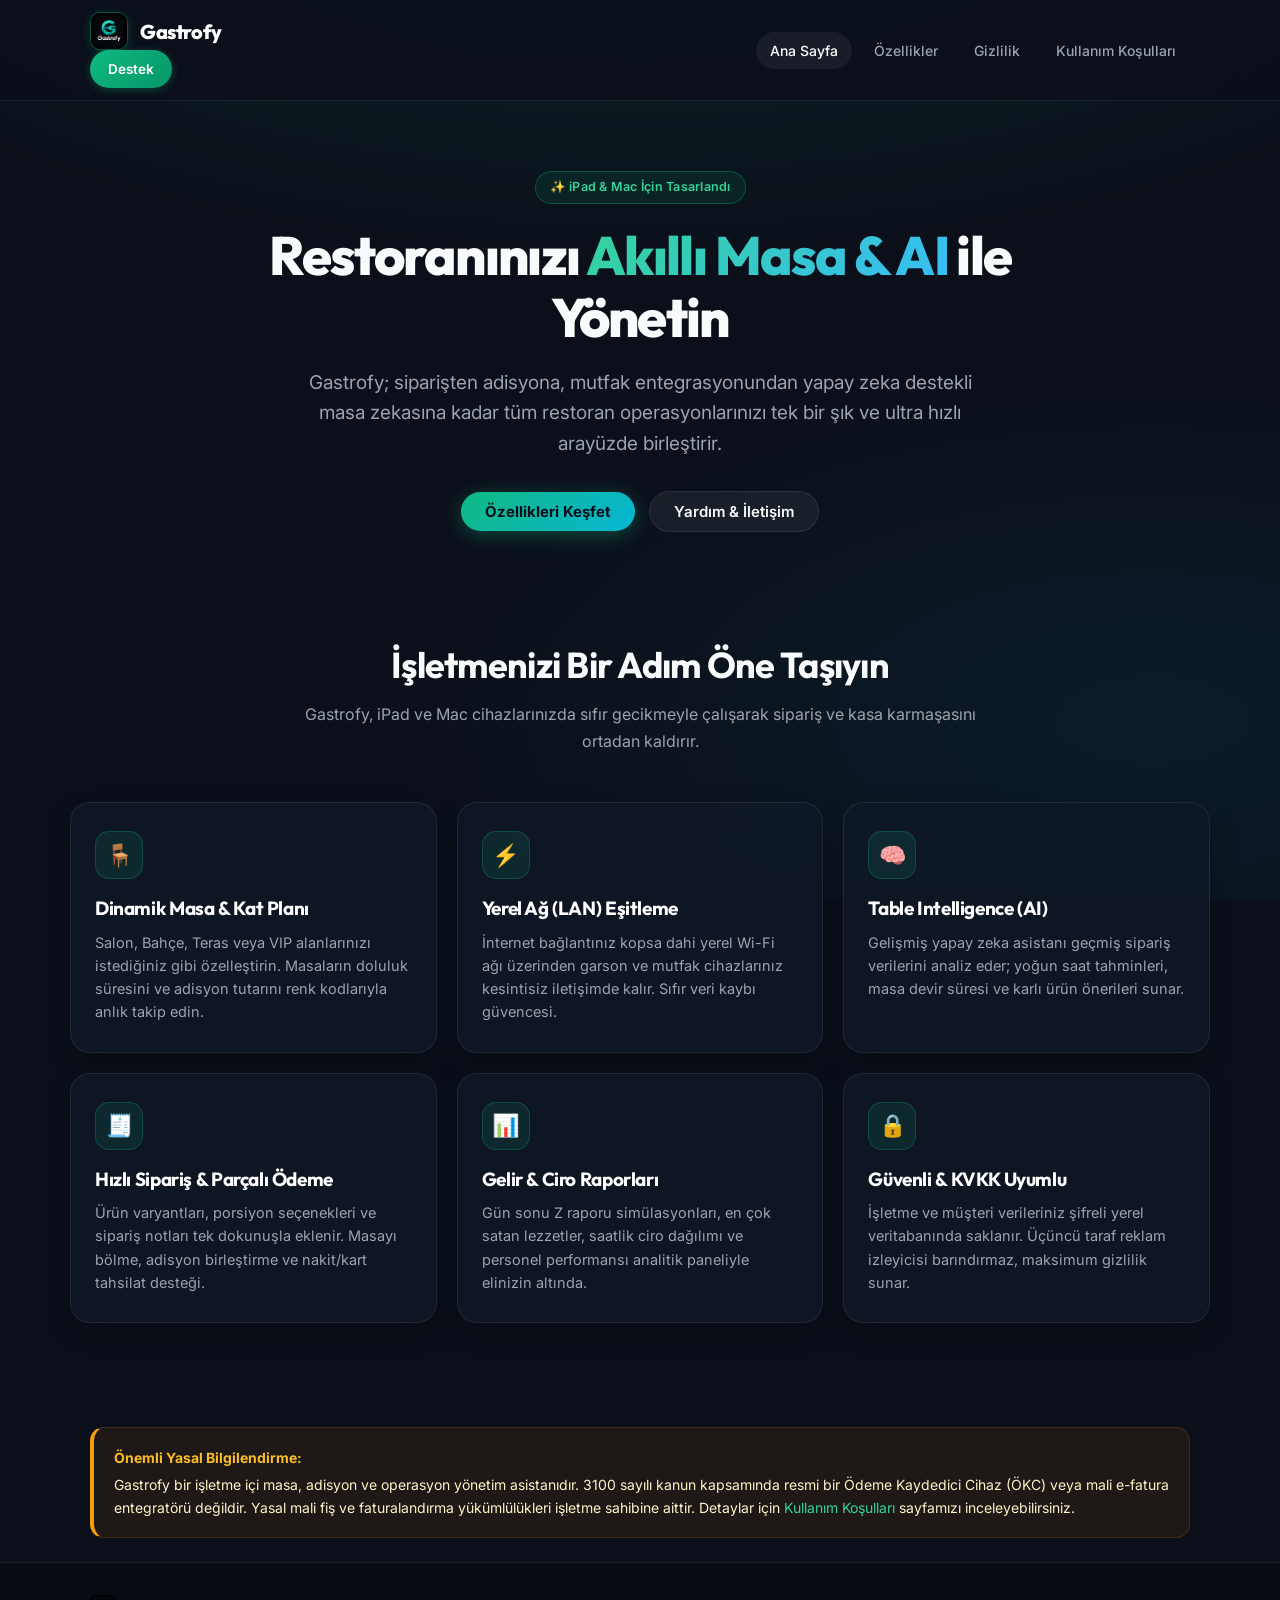
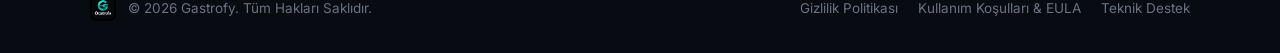
<file: docs/index.html>
<!DOCTYPE html>
<html lang="tr">
<head>
  <meta charset="UTF-8">
  <meta name="viewport" content="width=device-width, initial-scale=1.0, maximum-scale=5.0">
  <title>Gastrofy - Akıllı Restoran ve Masa Yönetim Sistemi</title>
  <meta name="description" content="Gastrofy, restoran ve kafeler için yeni nesil akıllı masa takibi, adisyon yönetimi, yerel ağ senkronizasyonu ve yapay zeka operasyon platformudur.">
  <link rel="stylesheet" href="style.css">
  <link rel="icon" type="image/png" href="gastrofy.png">
</head>
<body>

  <!-- Navigation -->
  <nav class="navbar">
    <div class="container nav-container">
      <div class="nav-top-row">
        <a href="index.html" class="nav-brand">
          <img src="gastrofy.png" alt="Gastrofy" class="brand-logo">
          <span class="brand-text">Gastrofy</span>
        </a>
        <a href="support.html" class="nav-btn">Destek</a>
      </div>
      <div class="nav-links">
        <a href="index.html" class="active">Ana Sayfa</a>
        <a href="#features">Özellikler</a>
        <a href="privacy.html">Gizlilik</a>
        <a href="terms.html">Kullanım Koşulları</a>
      </div>
    </div>
  </nav>

  <!-- Hero Section -->
  <header class="hero">
    <div class="container hero-content">
      <div class="badge">✨ iPad & Mac İçin Tasarlandı</div>
      <h1 class="hero-title">Restoranınızı <span class="gradient-text">Akıllı Masa & AI</span> ile Yönetin</h1>
      <p class="hero-subtitle">
        Gastrofy; siparişten adisyona, mutfak entegrasyonundan yapay zeka destekli masa zekasına kadar tüm restoran operasyonlarınızı tek bir şık ve ultra hızlı arayüzde birleştirir.
      </p>
      <div class="hero-actions">
        <a href="#features" class="btn btn-primary">Özellikleri Keşfet</a>
        <a href="support.html" class="btn btn-secondary">Yardım & İletişim</a>
      </div>
    </div>
  </header>

  <!-- Main Content -->
  <main>
    <!-- Features Grid -->
    <section id="features" class="container features-section">
      <div class="section-header">
        <h2 class="section-title">İşletmenizi Bir Adım Öne Taşıyın</h2>
        <p class="section-desc">Gastrofy, iPad ve Mac cihazlarınızda sıfır gecikmeyle çalışarak sipariş ve kasa karmaşasını ortadan kaldırır.</p>
      </div>

      <div class="grid grid-3">
        <div class="card">
          <div class="card-icon">🪑</div>
          <h3 class="card-title">Dinamik Masa & Kat Planı</h3>
          <p class="card-desc">Salon, Bahçe, Teras veya VIP alanlarınızı istediğiniz gibi özelleştirin. Masaların doluluk süresini ve adisyon tutarını renk kodlarıyla anlık takip edin.</p>
        </div>

        <div class="card">
          <div class="card-icon">⚡</div>
          <h3 class="card-title">Yerel Ağ (LAN) Eşitleme</h3>
          <p class="card-desc">İnternet bağlantınız kopsa dahi yerel Wi-Fi ağı üzerinden garson ve mutfak cihazlarınız kesintisiz iletişimde kalır. Sıfır veri kaybı güvencesi.</p>
        </div>

        <div class="card">
          <div class="card-icon">🧠</div>
          <h3 class="card-title">Table Intelligence (AI)</h3>
          <p class="card-desc">Gelişmiş yapay zeka asistanı geçmiş sipariş verilerini analiz eder; yoğun saat tahminleri, masa devir süresi ve karlı ürün önerileri sunar.</p>
        </div>

        <div class="card">
          <div class="card-icon">🧾</div>
          <h3 class="card-title">Hızlı Sipariş & Parçalı Ödeme</h3>
          <p class="card-desc">Ürün varyantları, porsiyon seçenekleri ve sipariş notları tek dokunuşla eklenir. Masayı bölme, adisyon birleştirme ve nakit/kart tahsilat desteği.</p>
        </div>

        <div class="card">
          <div class="card-icon">📊</div>
          <h3 class="card-title">Gelir & Ciro Raporları</h3>
          <p class="card-desc">Gün sonu Z raporu simülasyonları, en çok satan lezzetler, saatlik ciro dağılımı ve personel performansı analitik paneliyle elinizin altında.</p>
        </div>

        <div class="card">
          <div class="card-icon">🔒</div>
          <h3 class="card-title">Güvenli & KVKK Uyumlu</h3>
          <p class="card-desc">İşletme ve müşteri verileriniz şifreli yerel veritabanında saklanır. Üçüncü taraf reklam izleyicisi barındırmaz, maksimum gizlilik sunar.</p>
        </div>
      </div>
    </section>

    <!-- Legal & Disclaimer Box -->
    <section class="container">
      <div class="alert alert-warning">
        <strong>Önemli Yasal Bilgilendirme:</strong> Gastrofy bir işletme içi masa, adisyon ve operasyon yönetim asistanıdır. 3100 sayılı kanun kapsamında resmi bir Ödeme Kaydedici Cihaz (ÖKC) veya mali e-fatura entegratörü değildir. Yasal mali fiş ve faturalandırma yükümlülükleri işletme sahibine aittir. Detaylar için <a href="terms.html">Kullanım Koşulları</a> sayfamızı inceleyebilirsiniz.
      </div>
    </section>
  </main>

  <!-- Footer -->
  <footer class="footer">
    <div class="container footer-content">
      <div class="footer-left">
        <img src="gastrofy.png" alt="Gastrofy" class="brand-logo-small">
        <span>© 2026 Gastrofy. Tüm Hakları Saklıdır.</span>
      </div>
      <div class="footer-links">
        <a href="privacy.html">Gizlilik Politikası</a>
        <a href="terms.html">Kullanım Koşulları & EULA</a>
        <a href="support.html">Teknik Destek</a>
      </div>
    </div>
  </footer>

</body>
</html>
</file>
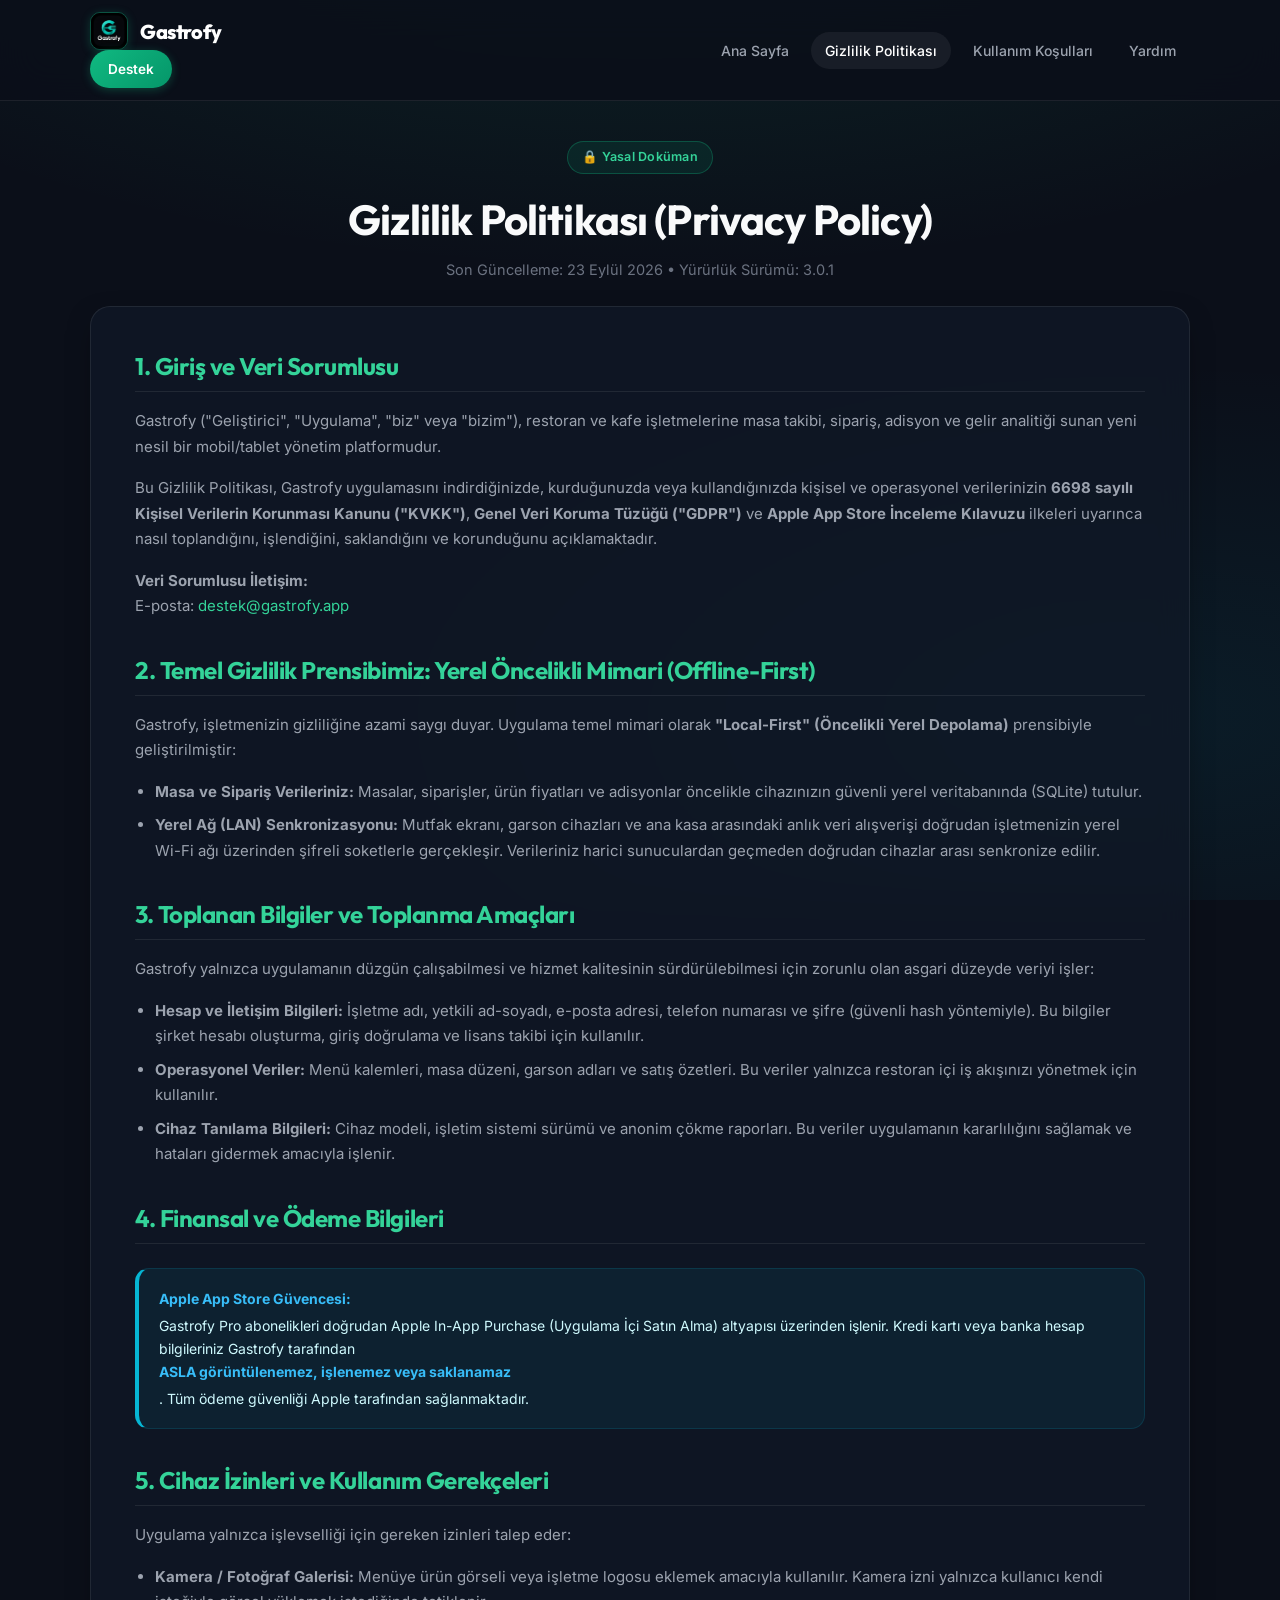
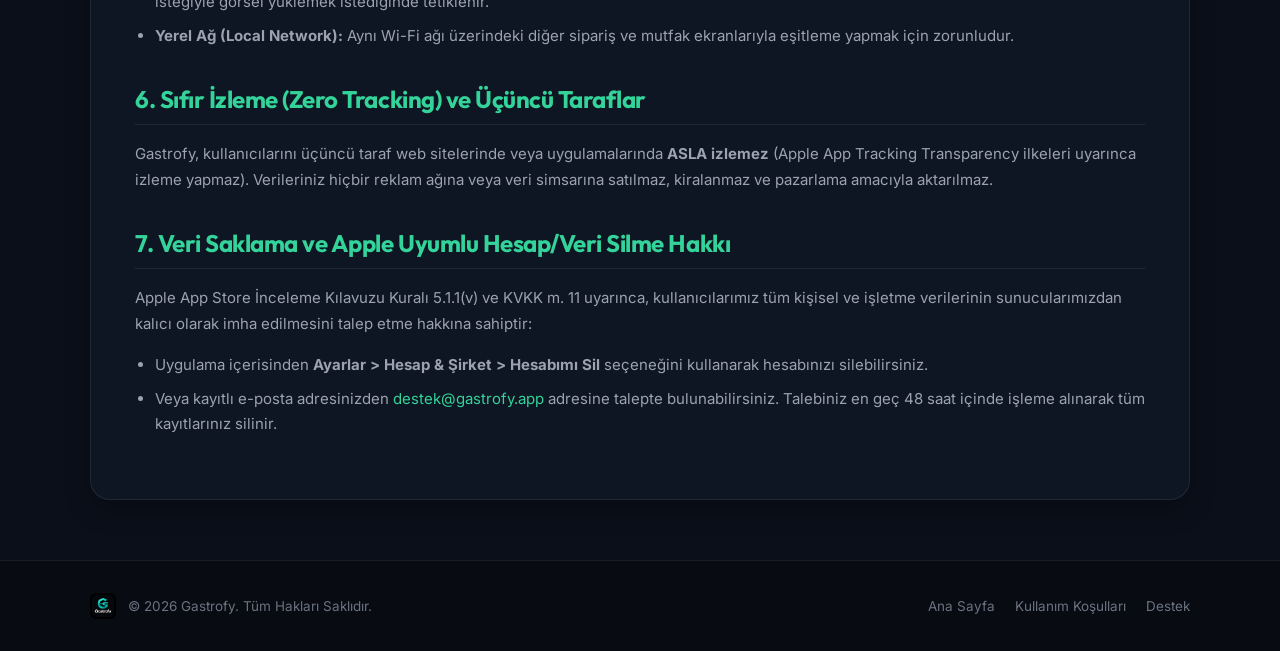
<file: docs/privacy.html>
<!DOCTYPE html>
<html lang="tr">
<head>
  <meta charset="UTF-8">
  <meta name="viewport" content="width=device-width, initial-scale=1.0, maximum-scale=5.0">
  <title>Gizlilik Politikası - Gastrofy</title>
  <meta name="description" content="Gastrofy Restoran ve Masa Yönetim Sistemi resmi Gizlilik Politikası. KVKK ve Apple App Store gereksinimlerine uygundur.">
  <link rel="stylesheet" href="style.css">
  <link rel="icon" type="image/png" href="gastrofy.png">
</head>
<body>

  <!-- Navigation -->
  <nav class="navbar">
    <div class="container nav-container">
      <div class="nav-top-row">
        <a href="index.html" class="nav-brand">
          <img src="gastrofy.png" alt="Gastrofy" class="brand-logo">
          <span class="brand-text">Gastrofy</span>
        </a>
        <a href="support.html" class="nav-btn">Destek</a>
      </div>
      <div class="nav-links">
        <a href="index.html">Ana Sayfa</a>
        <a href="privacy.html" class="active">Gizlilik Politikası</a>
        <a href="terms.html">Kullanım Koşulları</a>
        <a href="support.html">Yardım</a>
      </div>
    </div>
  </nav>

  <!-- Header -->
  <header class="page-header">
    <div class="container">
      <div class="badge">🔒 Yasal Doküman</div>
      <h1>Gizlilik Politikası (Privacy Policy)</h1>
      <p class="subtitle">Son Güncelleme: 23 Eylül 2026 • Yürürlük Sürümü: 3.0.1</p>
    </div>
  </header>

  <!-- Main Content -->
  <main class="container">
    <div class="legal-content">

      <section>
        <h2>1. Giriş ve Veri Sorumlusu</h2>
        <p>
          Gastrofy ("Geliştirici", "Uygulama", "biz" veya "bizim"), restoran ve kafe işletmelerine masa takibi, sipariş, adisyon ve gelir analitiği sunan yeni nesil bir mobil/tablet yönetim platformudur.
        </p>
        <p>
          Bu Gizlilik Politikası, Gastrofy uygulamasını indirdiğinizde, kurduğunuzda veya kullandığınızda kişisel ve operasyonel verilerinizin <strong>6698 sayılı Kişisel Verilerin Korunması Kanunu ("KVKK")</strong>, <strong>Genel Veri Koruma Tüzüğü ("GDPR")</strong> ve <strong>Apple App Store İnceleme Kılavuzu</strong> ilkeleri uyarınca nasıl toplandığını, işlendiğini, saklandığını ve korunduğunu açıklamaktadır.
        </p>
        <p>
          <strong>Veri Sorumlusu İletişim:</strong><br>
          E-posta: <a href="mailto:destek@gastrofy.app">destek@gastrofy.app</a>
        </p>
      </section>

      <section>
        <h2>2. Temel Gizlilik Prensibimiz: Yerel Öncelikli Mimari (Offline-First)</h2>
        <p>
          Gastrofy, işletmenizin gizliliğine azami saygı duyar. Uygulama temel mimari olarak <strong>"Local-First" (Öncelikli Yerel Depolama)</strong> prensibiyle geliştirilmiştir:
        </p>
        <ul>
          <li><strong>Masa ve Sipariş Verileriniz:</strong> Masalar, siparişler, ürün fiyatları ve adisyonlar öncelikle cihazınızın güvenli yerel veritabanında (SQLite) tutulur.</li>
          <li><strong>Yerel Ağ (LAN) Senkronizasyonu:</strong> Mutfak ekranı, garson cihazları ve ana kasa arasındaki anlık veri alışverişi doğrudan işletmenizin yerel Wi-Fi ağı üzerinden şifreli soketlerle gerçekleşir. Verileriniz harici sunuculardan geçmeden doğrudan cihazlar arası senkronize edilir.</li>
        </ul>
      </section>

      <section>
        <h2>3. Toplanan Bilgiler ve Toplanma Amaçları</h2>
        <p>Gastrofy yalnızca uygulamanın düzgün çalışabilmesi ve hizmet kalitesinin sürdürülebilmesi için zorunlu olan asgari düzeyde veriyi işler:</p>
        <ul>
          <li><strong>Hesap ve İletişim Bilgileri:</strong> İşletme adı, yetkili ad-soyadı, e-posta adresi, telefon numarası ve şifre (güvenli hash yöntemiyle). Bu bilgiler şirket hesabı oluşturma, giriş doğrulama ve lisans takibi için kullanılır.</li>
          <li><strong>Operasyonel Veriler:</strong> Menü kalemleri, masa düzeni, garson adları ve satış özetleri. Bu veriler yalnızca restoran içi iş akışınızı yönetmek için kullanılır.</li>
          <li><strong>Cihaz Tanılama Bilgileri:</strong> Cihaz modeli, işletim sistemi sürümü ve anonim çökme raporları. Bu veriler uygulamanın kararlılığını sağlamak ve hataları gidermek amacıyla işlenir.</li>
        </ul>
      </section>

      <section>
        <h2>4. Finansal ve Ödeme Bilgileri</h2>
        <div class="alert alert-info">
          <strong>Apple App Store Güvencesi:</strong> Gastrofy Pro abonelikleri doğrudan Apple In-App Purchase (Uygulama İçi Satın Alma) altyapısı üzerinden işlenir. Kredi kartı veya banka hesap bilgileriniz Gastrofy tarafından <strong>ASLA görüntülenemez, işlenemez veya saklanamaz</strong>. Tüm ödeme güvenliği Apple tarafından sağlanmaktadır.
        </div>
      </section>

      <section>
        <h2>5. Cihaz İzinleri ve Kullanım Gerekçeleri</h2>
        <p>Uygulama yalnızca işlevselliği için gereken izinleri talep eder:</p>
        <ul>
          <li><strong>Kamera / Fotoğraf Galerisi:</strong> Menüye ürün görseli veya işletme logosu eklemek amacıyla kullanılır. Kamera izni yalnızca kullanıcı kendi isteğiyle görsel yüklemek istediğinde tetiklenir.</li>
          <li><strong>Yerel Ağ (Local Network):</strong> Aynı Wi-Fi ağı üzerindeki diğer sipariş ve mutfak ekranlarıyla eşitleme yapmak için zorunludur.</li>
        </ul>
      </section>

      <section>
        <h2>6. Sıfır İzleme (Zero Tracking) ve Üçüncü Taraflar</h2>
        <p>
          Gastrofy, kullanıcılarını üçüncü taraf web sitelerinde veya uygulamalarında <strong>ASLA izlemez</strong> (Apple App Tracking Transparency ilkeleri uyarınca izleme yapmaz). Verileriniz hiçbir reklam ağına veya veri simsarına satılmaz, kiralanmaz ve pazarlama amacıyla aktarılmaz.
        </p>
      </section>

      <section>
        <h2>7. Veri Saklama ve Apple Uyumlu Hesap/Veri Silme Hakkı</h2>
        <p>
          Apple App Store İnceleme Kılavuzu Kuralı 5.1.1(v) ve KVKK m. 11 uyarınca, kullanıcılarımız tüm kişisel ve işletme verilerinin sunucularımızdan kalıcı olarak imha edilmesini talep etme hakkına sahiptir:
        </p>
        <ul>
          <li>Uygulama içerisinden <strong>Ayarlar > Hesap & Şirket > Hesabımı Sil</strong> seçeneğini kullanarak hesabınızı silebilirsiniz.</li>
          <li>Veya kayıtlı e-posta adresinizden <a href="mailto:destek@gastrofy.app">destek@gastrofy.app</a> adresine talepte bulunabilirsiniz. Talebiniz en geç 48 saat içinde işleme alınarak tüm kayıtlarınız silinir.</li>
        </ul>
      </section>

    </div>
  </main>

  <!-- Footer -->
  <footer class="footer">
    <div class="container footer-content">
      <div class="footer-left">
        <img src="gastrofy.png" alt="Gastrofy" class="brand-logo-small">
        <span>© 2026 Gastrofy. Tüm Hakları Saklıdır.</span>
      </div>
      <div class="footer-links">
        <a href="index.html">Ana Sayfa</a>
        <a href="terms.html">Kullanım Koşulları</a>
        <a href="support.html">Destek</a>
      </div>
    </div>
  </footer>

</body>
</html>
</file>
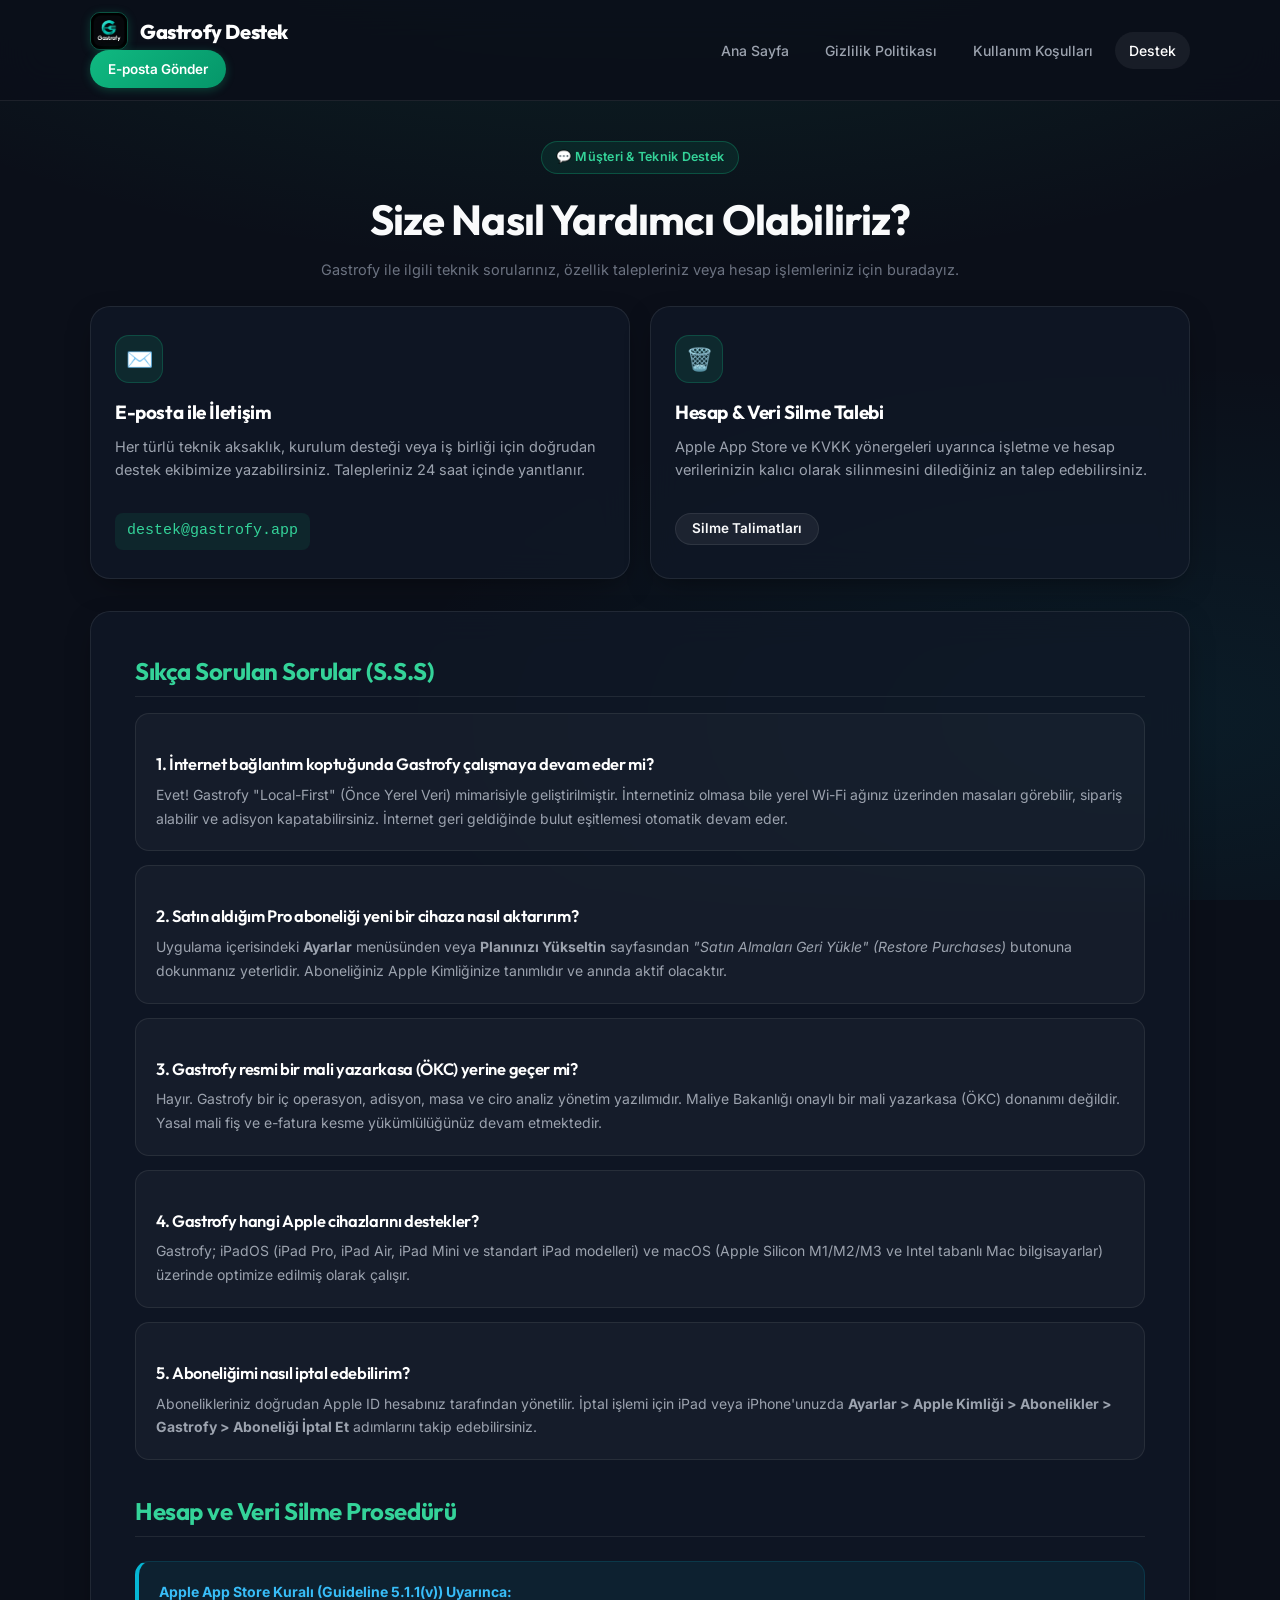
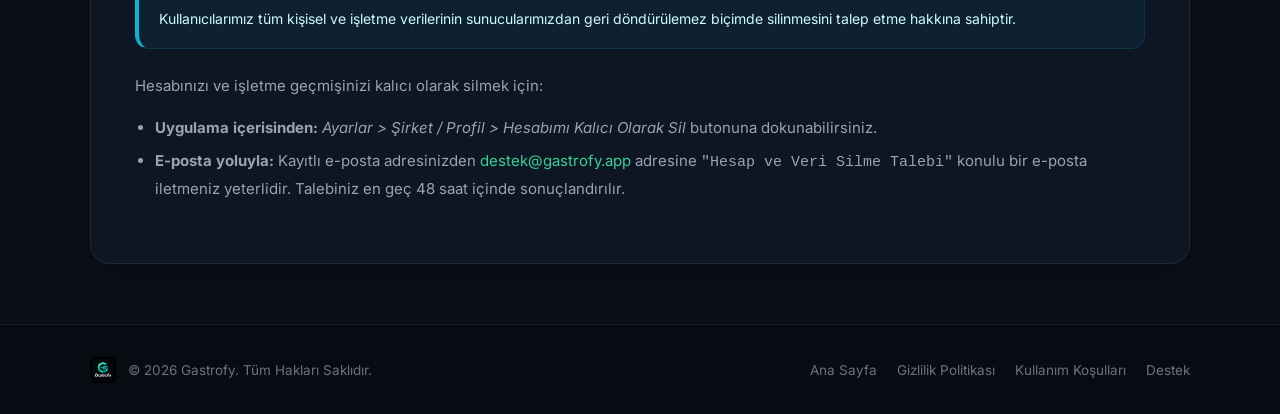
<file: docs/support.html>
<!DOCTYPE html>
<html lang="tr">
<head>
  <meta charset="UTF-8">
  <meta name="viewport" content="width=device-width, initial-scale=1.0, maximum-scale=5.0">
  <title>Teknik Destek & Yardım - Gastrofy</title>
  <meta name="description" content="Gastrofy kullanıcıları için teknik destek, sıkça sorulan sorular, abonelik yardımı ve veri silme talepleri.">
  <link rel="stylesheet" href="style.css">
  <link rel="icon" type="image/png" href="gastrofy.png">
</head>
<body>

  <!-- Navigation -->
  <nav class="navbar">
    <div class="container nav-container">
      <div class="nav-top-row">
        <a href="index.html" class="nav-brand">
          <img src="gastrofy.png" alt="Gastrofy" class="brand-logo">
          <span class="brand-text">Gastrofy Destek</span>
        </a>
        <a href="mailto:destek@gastrofy.app" class="nav-btn">E-posta Gönder</a>
      </div>
      <div class="nav-links">
        <a href="index.html">Ana Sayfa</a>
        <a href="privacy.html">Gizlilik Politikası</a>
        <a href="terms.html">Kullanım Koşulları</a>
        <a href="support.html" class="active">Destek</a>
      </div>
    </div>
  </nav>

  <!-- Header -->
  <header class="page-header">
    <div class="container">
      <div class="badge">💬 Müşteri & Teknik Destek</div>
      <h1>Size Nasıl Yardımcı Olabiliriz?</h1>
      <p class="subtitle">Gastrofy ile ilgili teknik sorularınız, özellik talepleriniz veya hesap işlemleriniz için buradayız.</p>
    </div>
  </header>

  <!-- Main Content -->
  <main class="container">
    
    <!-- Quick Contact Cards -->
    <div class="grid grid-2" style="margin-bottom: 32px;">
      <div class="card">
        <div class="card-icon">✉️</div>
        <h3 class="card-title">E-posta ile İletişim</h3>
        <p class="card-desc">Her türlü teknik aksaklık, kurulum desteği veya iş birliği için doğrudan destek ekibimize yazabilirsiniz. Talepleriniz 24 saat içinde yanıtlanır.</p>
        <p style="margin-top: 16px;">
          <a href="mailto:destek@gastrofy.app" class="contact-email">destek@gastrofy.app</a>
        </p>
      </div>

      <div class="card">
        <div class="card-icon">🗑️</div>
        <h3 class="card-title">Hesap & Veri Silme Talebi</h3>
        <p class="card-desc">Apple App Store ve KVKK yönergeleri uyarınca işletme ve hesap verilerinizin kalıcı olarak silinmesini dilediğiniz an talep edebilirsiniz.</p>
        <p style="margin-top: 16px;">
          <a href="#data-deletion" class="btn btn-secondary" style="font-size: 13.5px; padding: 8px 16px;">Silme Talimatları</a>
        </p>
      </div>
    </div>

    <div class="legal-content">

      <!-- FAQ Section -->
      <section class="support-section">
        <h2>Sıkça Sorulan Sorular (S.S.S)</h2>

        <div class="faq-item">
          <h3>1. İnternet bağlantım koptuğunda Gastrofy çalışmaya devam eder mi?</h3>
          <p>Evet! Gastrofy "Local-First" (Önce Yerel Veri) mimarisiyle geliştirilmiştir. İnternetiniz olmasa bile yerel Wi-Fi ağınız üzerinden masaları görebilir, sipariş alabilir ve adisyon kapatabilirsiniz. İnternet geri geldiğinde bulut eşitlemesi otomatik devam eder.</p>
        </div>

        <div class="faq-item">
          <h3>2. Satın aldığım Pro aboneliği yeni bir cihaza nasıl aktarırım?</h3>
          <p>Uygulama içerisindeki <strong>Ayarlar</strong> menüsünden veya <strong>Planınızı Yükseltin</strong> sayfasından <em>"Satın Almaları Geri Yükle" (Restore Purchases)</em> butonuna dokunmanız yeterlidir. Aboneliğiniz Apple Kimliğinize tanımlıdır ve anında aktif olacaktır.</p>
        </div>

        <div class="faq-item">
          <h3>3. Gastrofy resmi bir mali yazarkasa (ÖKC) yerine geçer mi?</h3>
          <p>Hayır. Gastrofy bir iç operasyon, adisyon, masa ve ciro analiz yönetim yazılımıdır. Maliye Bakanlığı onaylı bir mali yazarkasa (ÖKC) donanımı değildir. Yasal mali fiş ve e-fatura kesme yükümlülüğünüz devam etmektedir.</p>
        </div>

        <div class="faq-item">
          <h3>4. Gastrofy hangi Apple cihazlarını destekler?</h3>
          <p>Gastrofy; iPadOS (iPad Pro, iPad Air, iPad Mini ve standart iPad modelleri) ve macOS (Apple Silicon M1/M2/M3 ve Intel tabanlı Mac bilgisayarlar) üzerinde optimize edilmiş olarak çalışır.</p>
        </div>

        <div class="faq-item">
          <h3>5. Aboneliğimi nasıl iptal edebilirim?</h3>
          <p>Abonelikleriniz doğrudan Apple ID hesabınız tarafından yönetilir. İptal işlemi için iPad veya iPhone'unuzda <strong>Ayarlar > Apple Kimliği > Abonelikler > Gastrofy > Aboneliği İptal Et</strong> adımlarını takip edebilirsiniz.</p>
        </div>
      </section>

      <!-- Account Deletion Section -->
      <section id="data-deletion" class="support-section">
        <h2>Hesap ve Veri Silme Prosedürü</h2>
        <div class="alert alert-info">
          <strong>Apple App Store Kuralı (Guideline 5.1.1(v)) Uyarınca:</strong> Kullanıcılarımız tüm kişisel ve işletme verilerinin sunucularımızdan geri döndürülemez biçimde silinmesini talep etme hakkına sahiptir.
        </div>
        <p>Hesabınızı ve işletme geçmişinizi kalıcı olarak silmek için:</p>
        <ul>
          <li><strong>Uygulama içerisinden:</strong> <em>Ayarlar > Şirket / Profil > Hesabımı Kalıcı Olarak Sil</em> butonuna dokunabilirsiniz.</li>
          <li><strong>E-posta yoluyla:</strong> Kayıtlı e-posta adresinizden <a href="mailto:destek@gastrofy.app?subject=Hesap%20Silme%20Talebi">destek@gastrofy.app</a> adresine <code>"Hesap ve Veri Silme Talebi"</code> konulu bir e-posta iletmeniz yeterlidir. Talebiniz en geç 48 saat içinde sonuçlandırılır.</li>
        </ul>
      </section>

    </div>
  </main>

  <!-- Footer -->
  <footer class="footer">
    <div class="container footer-content">
      <div class="footer-left">
        <img src="gastrofy.png" alt="Gastrofy" class="brand-logo-small">
        <span>© 2026 Gastrofy. Tüm Hakları Saklıdır.</span>
      </div>
      <div class="footer-links">
        <a href="index.html">Ana Sayfa</a>
        <a href="privacy.html">Gizlilik Politikası</a>
        <a href="terms.html">Kullanım Koşulları</a>
        <a href="support.html">Destek</a>
      </div>
    </div>
  </footer>

</body>
</html>
</file>
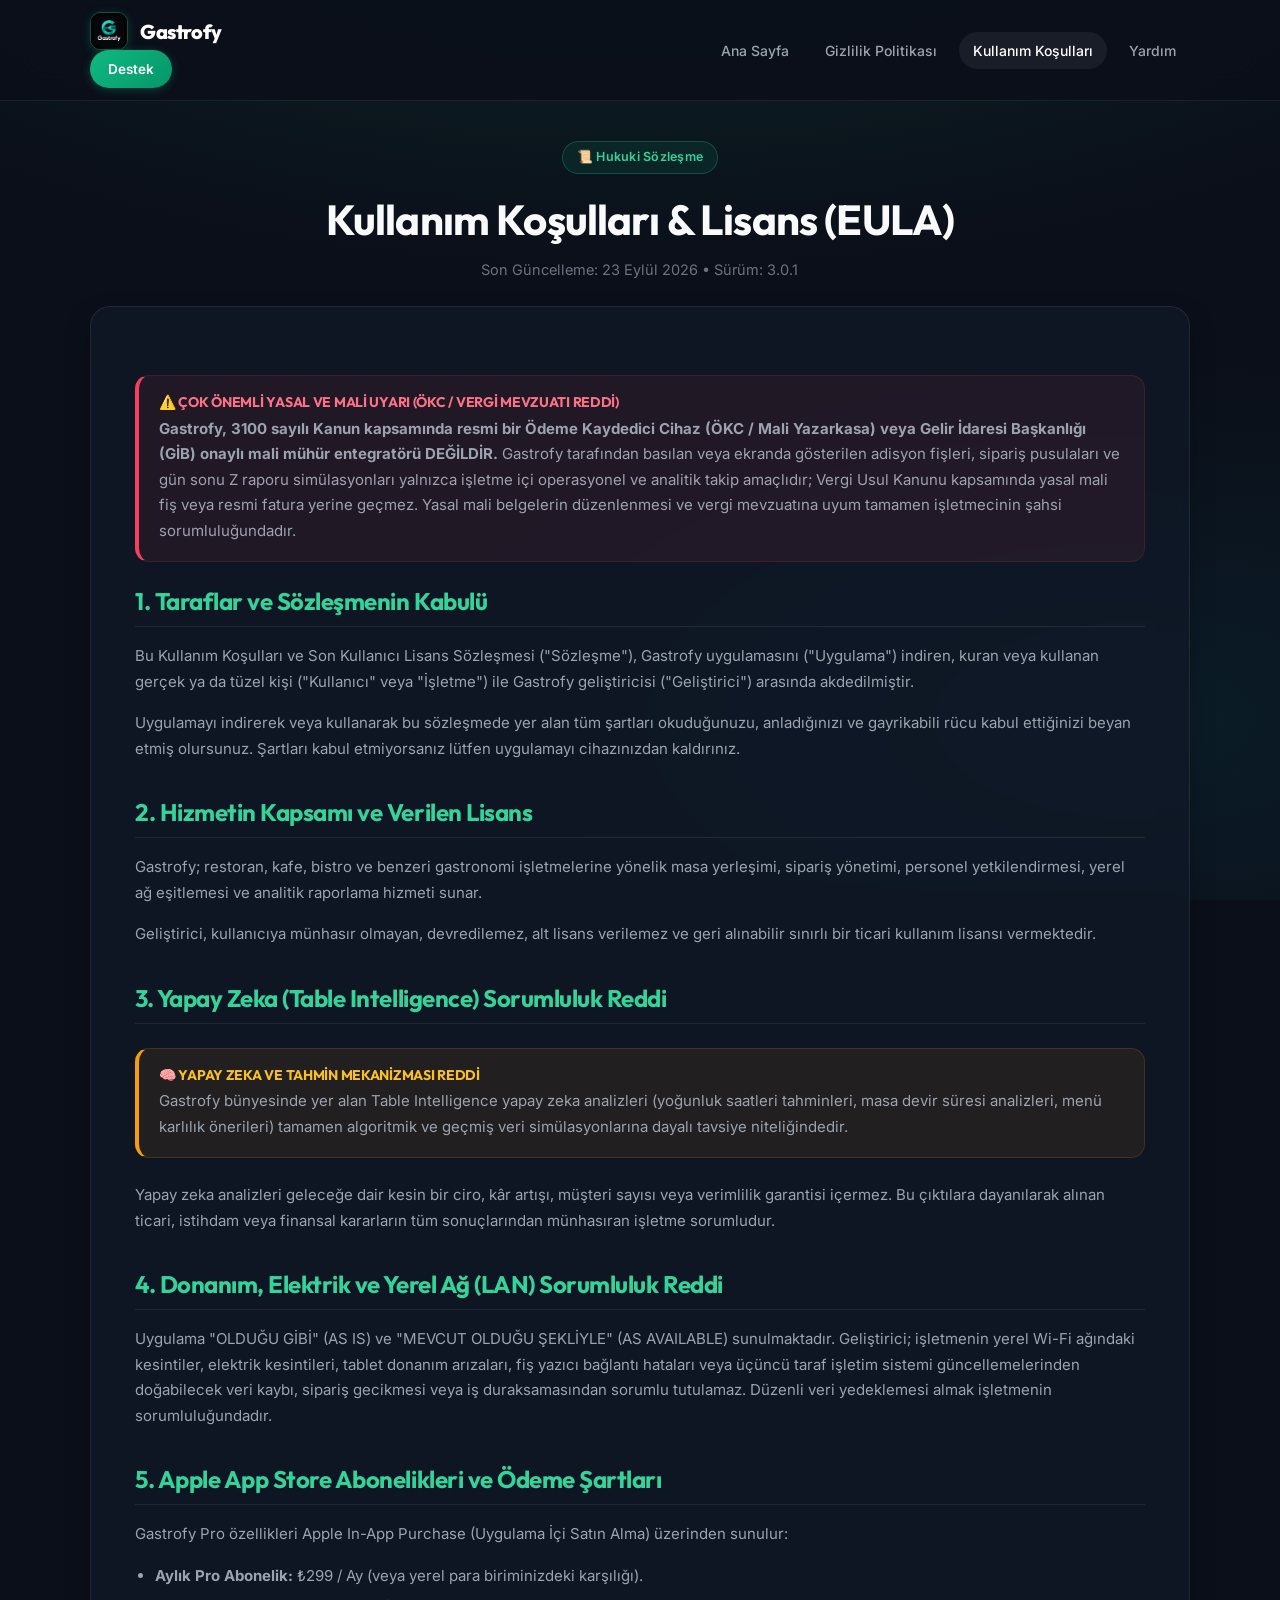
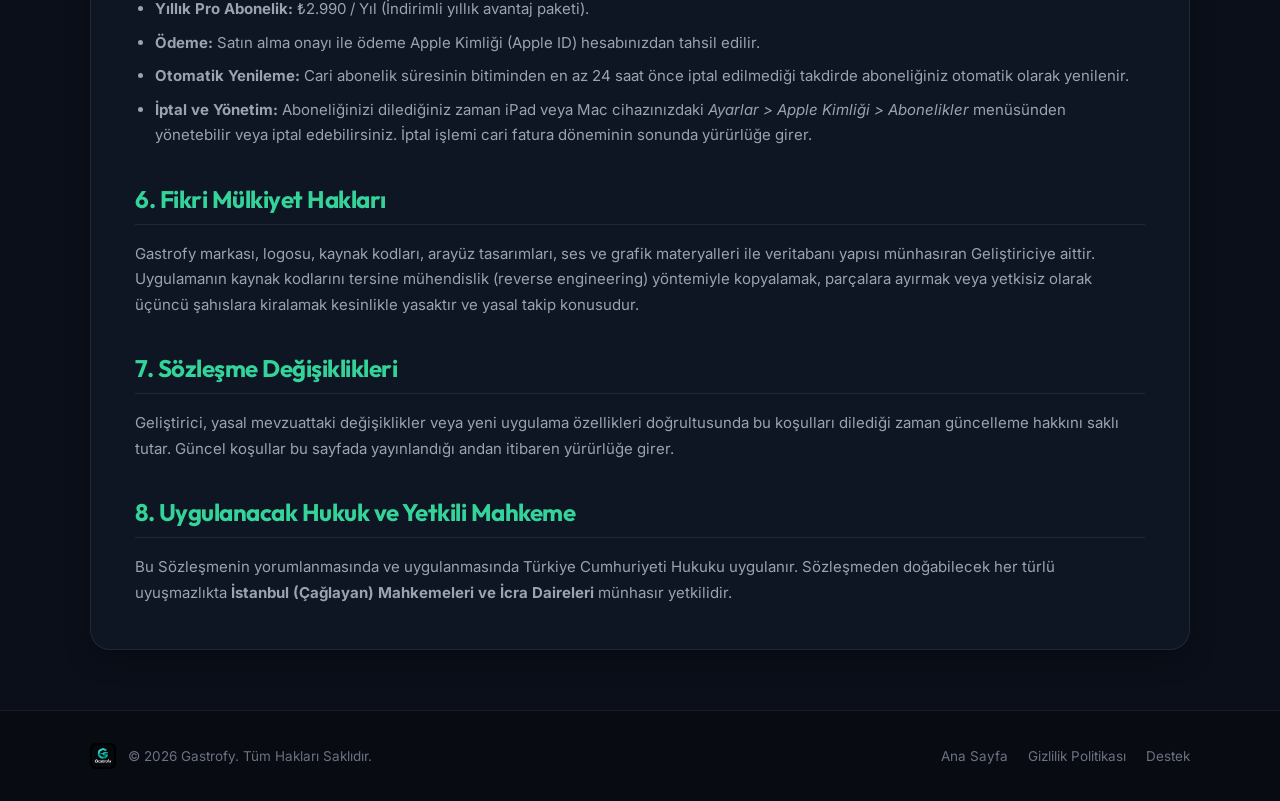
<file: docs/terms.html>
<!DOCTYPE html>
<html lang="tr">
<head>
  <meta charset="UTF-8">
  <meta name="viewport" content="width=device-width, initial-scale=1.0, maximum-scale=5.0">
  <title>Kullanım Koşulları & EULA - Gastrofy</title>
  <meta name="description" content="Gastrofy Restoran ve Masa Yönetim Sistemi Kullanım Koşulları, Son Kullanıcı Lisans Sözleşmesi (EULA) ve Yasal Sorumluluk Reddi (Disclaimer).">
  <link rel="stylesheet" href="style.css">
  <link rel="icon" type="image/png" href="gastrofy.png">
</head>
<body>

  <!-- Navigation -->
  <nav class="navbar">
    <div class="container nav-container">
      <div class="nav-top-row">
        <a href="index.html" class="nav-brand">
          <img src="gastrofy.png" alt="Gastrofy" class="brand-logo">
          <span class="brand-text">Gastrofy</span>
        </a>
        <a href="support.html" class="nav-btn">Destek</a>
      </div>
      <div class="nav-links">
        <a href="index.html">Ana Sayfa</a>
        <a href="privacy.html">Gizlilik Politikası</a>
        <a href="terms.html" class="active">Kullanım Koşulları</a>
        <a href="support.html">Yardım</a>
      </div>
    </div>
  </nav>

  <!-- Header -->
  <header class="page-header">
    <div class="container">
      <div class="badge">📜 Hukuki Sözleşme</div>
      <h1>Kullanım Koşulları & Lisans (EULA)</h1>
      <p class="subtitle">Son Güncelleme: 23 Eylül 2026 • Sürüm: 3.0.1</p>
    </div>
  </header>

  <!-- Main Content -->
  <main class="container">
    <div class="legal-content">

      <!-- Critical Tax Disclaimer Box -->
      <div class="disclaimer-box important">
        <h4>⚠️ ÇOK ÖNEMLİ YASAL VE MALİ UYARI (ÖKC / VERGİ MEVZUATI REDDİ)</h4>
        <p>
          <strong>Gastrofy, 3100 sayılı Kanun kapsamında resmi bir Ödeme Kaydedici Cihaz (ÖKC / Mali Yazarkasa) veya Gelir İdaresi Başkanlığı (GİB) onaylı mali mühür entegratörü DEĞİLDİR.</strong> Gastrofy tarafından basılan veya ekranda gösterilen adisyon fişleri, sipariş pusulaları ve gün sonu Z raporu simülasyonları yalnızca işletme içi operasyonel ve analitik takip amaçlıdır; Vergi Usul Kanunu kapsamında yasal mali fiş veya resmi fatura yerine geçmez. Yasal mali belgelerin düzenlenmesi ve vergi mevzuatına uyum tamamen işletmecinin şahsi sorumluluğundadır.
        </p>
      </div>

      <section>
        <h2>1. Taraflar ve Sözleşmenin Kabulü</h2>
        <p>
          Bu Kullanım Koşulları ve Son Kullanıcı Lisans Sözleşmesi ("Sözleşme"), Gastrofy uygulamasını ("Uygulama") indiren, kuran veya kullanan gerçek ya da tüzel kişi ("Kullanıcı" veya "İşletme") ile Gastrofy geliştiricisi ("Geliştirici") arasında akdedilmiştir.
        </p>
        <p>
          Uygulamayı indirerek veya kullanarak bu sözleşmede yer alan tüm şartları okuduğunuzu, anladığınızı ve gayrikabili rücu kabul ettiğinizi beyan etmiş olursunuz. Şartları kabul etmiyorsanız lütfen uygulamayı cihazınızdan kaldırınız.
        </p>
      </section>

      <section>
        <h2>2. Hizmetin Kapsamı ve Verilen Lisans</h2>
        <p>
          Gastrofy; restoran, kafe, bistro ve benzeri gastronomi işletmelerine yönelik masa yerleşimi, sipariş yönetimi, personel yetkilendirmesi, yerel ağ eşitlemesi ve analitik raporlama hizmeti sunar.
        </p>
        <p>
          Geliştirici, kullanıcıya münhasır olmayan, devredilemez, alt lisans verilemez ve geri alınabilir sınırlı bir ticari kullanım lisansı vermektedir.
        </p>
      </section>

      <section>
        <h2>3. Yapay Zeka (Table Intelligence) Sorumluluk Reddi</h2>
        <div class="disclaimer-box">
          <h4>🧠 YAPAY ZEKA VE TAHMİN MEKANİZMASI REDDİ</h4>
          <p>
            Gastrofy bünyesinde yer alan Table Intelligence yapay zeka analizleri (yoğunluk saatleri tahminleri, masa devir süresi analizleri, menü karlılık önerileri) tamamen algoritmik ve geçmiş veri simülasyonlarına dayalı tavsiye niteliğindedir.
          </p>
        </div>
        <p>
          Yapay zeka analizleri geleceğe dair kesin bir ciro, kâr artışı, müşteri sayısı veya verimlilik garantisi içermez. Bu çıktılara dayanılarak alınan ticari, istihdam veya finansal kararların tüm sonuçlarından münhasıran işletme sorumludur.
        </p>
      </section>

      <section>
        <h2>4. Donanım, Elektrik ve Yerel Ağ (LAN) Sorumluluk Reddi</h2>
        <p>
          Uygulama "OLDUĞU GİBİ" (AS IS) ve "MEVCUT OLDUĞU ŞEKLİYLE" (AS AVAILABLE) sunulmaktadır. Geliştirici; işletmenin yerel Wi-Fi ağındaki kesintiler, elektrik kesintileri, tablet donanım arızaları, fiş yazıcı bağlantı hataları veya üçüncü taraf işletim sistemi güncellemelerinden doğabilecek veri kaybı, sipariş gecikmesi veya iş duraksamasından sorumlu tutulamaz. Düzenli veri yedeklemesi almak işletmenin sorumluluğundadır.
        </p>
      </section>

      <section>
        <h2>5. Apple App Store Abonelikleri ve Ödeme Şartları</h2>
        <p>Gastrofy Pro özellikleri Apple In-App Purchase (Uygulama İçi Satın Alma) üzerinden sunulur:</p>
        <ul>
          <li><strong>Aylık Pro Abonelik:</strong> ₺299 / Ay (veya yerel para biriminizdeki karşılığı).</li>
          <li><strong>Yıllık Pro Abonelik:</strong> ₺2.990 / Yıl (İndirimli yıllık avantaj paketi).</li>
          <li><strong>Ödeme:</strong> Satın alma onayı ile ödeme Apple Kimliği (Apple ID) hesabınızdan tahsil edilir.</li>
          <li><strong>Otomatik Yenileme:</strong> Cari abonelik süresinin bitiminden en az 24 saat önce iptal edilmediği takdirde aboneliğiniz otomatik olarak yenilenir.</li>
          <li><strong>İptal ve Yönetim:</strong> Aboneliğinizi dilediğiniz zaman iPad veya Mac cihazınızdaki <em>Ayarlar > Apple Kimliği > Abonelikler</em> menüsünden yönetebilir veya iptal edebilirsiniz. İptal işlemi cari fatura döneminin sonunda yürürlüğe girer.</li>
        </ul>
      </section>

      <section>
        <h2>6. Fikri Mülkiyet Hakları</h2>
        <p>
          Gastrofy markası, logosu, kaynak kodları, arayüz tasarımları, ses ve grafik materyalleri ile veritabanı yapısı münhasıran Geliştiriciye aittir. Uygulamanın kaynak kodlarını tersine mühendislik (reverse engineering) yöntemiyle kopyalamak, parçalara ayırmak veya yetkisiz olarak üçüncü şahıslara kiralamak kesinlikle yasaktır ve yasal takip konusudur.
        </p>
      </section>

      <section>
        <h2>7. Sözleşme Değişiklikleri</h2>
        <p>
          Geliştirici, yasal mevzuattaki değişiklikler veya yeni uygulama özellikleri doğrultusunda bu koşulları dilediği zaman güncelleme hakkını saklı tutar. Güncel koşullar bu sayfada yayınlandığı andan itibaren yürürlüğe girer.
        </p>
      </section>

      <section>
        <h2>8. Uygulanacak Hukuk ve Yetkili Mahkeme</h2>
        <p>
          Bu Sözleşmenin yorumlanmasında ve uygulanmasında Türkiye Cumhuriyeti Hukuku uygulanır. Sözleşmeden doğabilecek her türlü uyuşmazlıkta <strong>İstanbul (Çağlayan) Mahkemeleri ve İcra Daireleri</strong> münhasır yetkilidir.
        </p>
      </section>

    </div>
  </main>

  <!-- Footer -->
  <footer class="footer">
    <div class="container footer-content">
      <div class="footer-left">
        <img src="gastrofy.png" alt="Gastrofy" class="brand-logo-small">
        <span>© 2026 Gastrofy. Tüm Hakları Saklıdır.</span>
      </div>
      <div class="footer-links">
        <a href="index.html">Ana Sayfa</a>
        <a href="privacy.html">Gizlilik Politikası</a>
        <a href="support.html">Destek</a>
      </div>
    </div>
  </footer>

</body>
</html>
</file>
<file: docs/style.css>
@import url('https://fonts.googleapis.com/css2?family=Outfit:wght@400;500;600;700;800&family=Inter:wght@300;400;500;600;700&display=swap');

/* ==========================================================================
   CSS VARIABLES & DESIGN TOKENS
   ========================================================================== */
:root {
  --bg-main: #0B0F19;
  --bg-card: rgba(17, 24, 39, 0.75);
  --bg-card-hover: rgba(30, 41, 59, 0.85);
  --bg-surface: #111827;
  --bg-elevated: #1F2937;
  
  --primary: #10B981;
  --primary-light: #34D399;
  --primary-dark: #059669;
  --primary-glow: rgba(16, 185, 129, 0.2);
  
  --accent-cyan: #06B6D4;
  --accent-amber: #F59E0B;
  --accent-rose: #F43F5E;
  --accent-blue: #3B82F6;
  
  --text-main: #F9FAFB;
  --text-muted: #9CA3AF;
  --text-dim: #6B7280;
  
  --border-subtle: rgba(255, 255, 255, 0.08);
  --border-highlight: rgba(16, 185, 129, 0.35);
  
  --radius-sm: 8px;
  --radius-md: 14px;
  --radius-lg: 20px;
  --radius-full: 9999px;
  
  --shadow-card: 0 10px 30px -10px rgba(0, 0, 0, 0.5);
  --shadow-glow: 0 0 40px -10px rgba(16, 185, 129, 0.25);
  
  --font-heading: 'Outfit', -apple-system, BlinkMacSystemFont, 'Segoe UI', Roboto, sans-serif;
  --font-body: 'Inter', -apple-system, BlinkMacSystemFont, 'Segoe UI', Roboto, sans-serif;
}

/* ==========================================================================
   GLOBAL RESET & BASE STYLES
   ========================================================================== */
*, *::before, *::after {
  box-sizing: border-box;
  margin: 0;
  padding: 0;
}

html {
  font-size: 16px;
  scroll-behavior: smooth;
  -webkit-text-size-adjust: 100%;
}

body {
  font-family: var(--font-body);
  background-color: var(--bg-main);
  background-image: 
    radial-gradient(ellipse 80% 50% at 50% -20%, rgba(16, 185, 129, 0.15), transparent),
    radial-gradient(ellipse 60% 40% at 90% 80%, rgba(6, 182, 212, 0.08), transparent);
  background-attachment: fixed;
  color: var(--text-main);
  line-height: 1.65;
  min-height: 100vh;
  display: flex;
  flex-direction: column;
  overflow-x: hidden;
}

/* CRITICAL: Constrain ALL images to prevent horizontal blowouts */
img, svg {
  max-width: 100%;
  height: auto;
  display: inline-block;
  vertical-align: middle;
}

/* ==========================================================================
   CONTAINER & LAYOUT
   ========================================================================== */
.container {
  width: 100%;
  max-width: 1140px;
  margin-left: auto;
  margin-right: auto;
  padding-left: 20px;
  padding-right: 20px;
}

main {
  flex: 1;
}

/* ==========================================================================
   TYPOGRAPHY
   ========================================================================== */
h1, h2, h3, h4, h5, h6 {
  font-family: var(--font-heading);
  color: var(--text-main);
  font-weight: 700;
  line-height: 1.25;
  letter-spacing: -0.02em;
}

p {
  color: var(--text-muted);
  margin-bottom: 1rem;
}

p:last-child {
  margin-bottom: 0;
}

a {
  color: var(--primary-light);
  text-decoration: none;
  transition: color 0.2s ease, opacity 0.2s ease;
}

a:hover {
  color: #fff;
  text-decoration: underline;
}

.text-center {
  text-align: center;
}

/* ==========================================================================
   NAVBAR (MOBILE FIRST & CLEAN)
   ========================================================================== */
.navbar {
  position: sticky;
  top: 0;
  z-index: 1000;
  background: rgba(11, 15, 25, 0.85);
  backdrop-filter: blur(20px);
  -webkit-backdrop-filter: blur(20px);
  border-bottom: 1px solid var(--border-subtle);
  padding: 12px 0;
  transition: all 0.3s ease;
}

.nav-container, .nav-wrapper {
  display: flex;
  align-items: center;
  justify-content: space-between;
  flex-wrap: wrap;
  gap: 12px;
}

/* BRAND LOGO - STRICTLY CONSTRAINED */
.nav-brand, .logo-area {
  display: flex;
  align-items: center;
  gap: 12px;
  text-decoration: none !important;
}

.brand-logo, .logo-area img {
  width: 38px;
  height: 38px;
  min-width: 38px;
  max-width: 38px;
  border-radius: 10px;
  border: 1px solid rgba(16, 185, 129, 0.4);
  box-shadow: 0 2px 10px rgba(16, 185, 129, 0.25);
  object-fit: cover;
}

.brand-logo-small {
  width: 26px;
  height: 26px;
  border-radius: 6px;
  object-fit: cover;
}

.brand-text, .logo-area span {
  font-family: var(--font-heading);
  font-size: 20px;
  font-weight: 800;
  color: #fff;
  letter-spacing: -0.02em;
}

/* NAVIGATION LINKS */
.nav-links {
  display: flex;
  align-items: center;
  gap: 8px;
  list-style: none;
  flex-wrap: wrap;
}

.nav-links a {
  font-size: 14px;
  font-weight: 500;
  color: var(--text-muted);
  padding: 7px 14px;
  border-radius: var(--radius-full);
  transition: all 0.2s ease;
  white-space: nowrap;
}

.nav-links a:hover,
.nav-links a.active {
  color: #fff;
  background: rgba(255, 255, 255, 0.06);
  text-decoration: none;
}

.nav-btn, .btn-cta {
  background: linear-gradient(135deg, var(--primary) 0%, #059669 100%);
  color: #fff !important;
  font-size: 13.5px;
  font-weight: 600;
  padding: 8px 18px;
  border-radius: var(--radius-full);
  box-shadow: 0 2px 10px rgba(16, 185, 129, 0.3);
  display: inline-flex;
  align-items: center;
  gap: 6px;
  white-space: nowrap;
  text-decoration: none !important;
  transition: transform 0.2s ease, box-shadow 0.2s ease;
}

.nav-btn:hover, .btn-cta:hover {
  transform: translateY(-1px);
  box-shadow: 0 4px 16px rgba(16, 185, 129, 0.45);
}

/* ==========================================================================
   BUTTONS & BADGES
   ========================================================================== */
.btn {
  display: inline-flex;
  align-items: center;
  justify-content: center;
  gap: 8px;
  padding: 12px 24px;
  font-size: 15px;
  font-weight: 600;
  border-radius: var(--radius-full);
  text-decoration: none !important;
  cursor: pointer;
  transition: all 0.2s ease;
  line-height: 1;
}

.btn-primary {
  background: linear-gradient(135deg, var(--primary) 0%, var(--accent-cyan) 100%);
  color: #0B0F19 !important;
  font-weight: 700;
  box-shadow: 0 4px 20px rgba(16, 185, 129, 0.35);
}

.btn-primary:hover {
  transform: translateY(-2px);
  box-shadow: 0 6px 25px rgba(16, 185, 129, 0.5);
}

.btn-secondary {
  background: rgba(255, 255, 255, 0.06);
  color: var(--text-main) !important;
  border: 1px solid var(--border-subtle);
}

.btn-secondary:hover {
  background: rgba(255, 255, 255, 0.12);
  border-color: rgba(255, 255, 255, 0.2);
  transform: translateY(-2px);
}

.badge {
  display: inline-flex;
  align-items: center;
  gap: 6px;
  background: rgba(16, 185, 129, 0.1);
  border: 1px solid rgba(16, 185, 129, 0.3);
  color: var(--primary-light);
  font-size: 12.5px;
  font-weight: 600;
  padding: 5px 14px;
  border-radius: var(--radius-full);
  margin-bottom: 20px;
  letter-spacing: 0.02em;
}

/* ==========================================================================
   HERO SECTION (HOME)
   ========================================================================== */
.hero {
  padding: 70px 0 50px;
  text-align: center;
  position: relative;
}

.hero-content {
  max-width: 840px;
  margin: 0 auto;
}

.hero-title {
  font-size: clamp(30px, 5.5vw, 54px);
  font-weight: 800;
  margin-bottom: 20px;
  letter-spacing: -0.03em;
  line-height: 1.15;
}

.hero-title .gradient-text {
  background: linear-gradient(135deg, #34D399 0%, #38BDF8 100%);
  -webkit-background-clip: text;
  -webkit-text-fill-color: transparent;
}

.hero-subtitle {
  font-size: clamp(16px, 2.2vw, 19px);
  color: var(--text-muted);
  max-width: 680px;
  margin: 0 auto 32px;
  line-height: 1.6;
}

.hero-actions {
  display: flex;
  align-items: center;
  justify-content: center;
  gap: 14px;
  flex-wrap: wrap;
}

/* ==========================================================================
   FEATURES & CARDS (RESPONSIVE GRID)
   ========================================================================== */
.features-section {
  padding: 60px 0 80px;
}

.section-header {
  text-align: center;
  max-width: 680px;
  margin: 0 auto 48px;
}

.section-title {
  font-size: clamp(26px, 4vw, 36px);
  margin-bottom: 14px;
}

.section-desc {
  font-size: 16px;
  color: var(--text-muted);
}

.grid {
  display: grid;
  gap: 20px;
}

.grid-3 {
  grid-template-columns: repeat(auto-fit, minmax(300px, 1fr));
}

.grid-2 {
  grid-template-columns: repeat(auto-fit, minmax(320px, 1fr));
}

.card {
  background: var(--bg-card);
  backdrop-filter: blur(16px);
  -webkit-backdrop-filter: blur(16px);
  border: 1px solid var(--border-subtle);
  border-radius: var(--radius-lg);
  padding: 28px 24px;
  transition: all 0.25s cubic-bezier(0.16, 1, 0.3, 1);
  box-shadow: var(--shadow-card);
  display: flex;
  flex-direction: column;
}

.card:hover {
  transform: translateY(-4px);
  border-color: var(--border-highlight);
  background: var(--bg-card-hover);
  box-shadow: var(--shadow-glow);
}

.card-icon {
  width: 48px;
  height: 48px;
  border-radius: var(--radius-md);
  background: rgba(16, 185, 129, 0.12);
  border: 1px solid rgba(16, 185, 129, 0.25);
  display: flex;
  align-items: center;
  justify-content: center;
  font-size: 22px;
  margin-bottom: 18px;
}

.card-title {
  font-size: 19px;
  margin-bottom: 10px;
  color: #fff;
}

.card-desc {
  font-size: 14.5px;
  color: var(--text-muted);
  line-height: 1.6;
}

/* ==========================================================================
   ALERTS & DISCLAIMERS (SORUMLULUK REDDİ)
   ========================================================================== */
.alert, .disclaimer-box {
  border-radius: var(--radius-md);
  padding: 18px 20px;
  margin: 24px 0;
  font-size: 14px;
  line-height: 1.65;
  border-left: 4px solid;
}

.alert-warning, .disclaimer-box {
  background: rgba(245, 158, 11, 0.08);
  border-left-color: var(--accent-amber);
  color: #FEF3C7;
  border-top: 1px solid rgba(245, 158, 11, 0.15);
  border-right: 1px solid rgba(245, 158, 11, 0.15);
  border-bottom: 1px solid rgba(245, 158, 11, 0.15);
}

.alert-warning strong, .disclaimer-box h4 {
  color: #FBBF24;
  font-weight: 700;
  display: block;
  margin-bottom: 4px;
}

.alert-info {
  background: rgba(6, 182, 212, 0.08);
  border-left-color: var(--accent-cyan);
  color: #CFFAFE;
  border-top: 1px solid rgba(6, 182, 212, 0.15);
  border-right: 1px solid rgba(6, 182, 212, 0.15);
  border-bottom: 1px solid rgba(6, 182, 212, 0.15);
}

.alert-info strong {
  color: #38BDF8;
  display: block;
  margin-bottom: 4px;
}

.disclaimer-box.important {
  background: rgba(244, 63, 94, 0.08);
  border-left-color: var(--accent-rose);
  color: #FFE4E6;
  border-top: 1px solid rgba(244, 63, 94, 0.15);
  border-right: 1px solid rgba(244, 63, 94, 0.15);
  border-bottom: 1px solid rgba(244, 63, 94, 0.15);
}

.disclaimer-box.important h4 {
  color: #FB7185;
}

.disclaimer-box p {
  color: inherit;
  margin: 0;
}

/* ==========================================================================
   LEGAL PAGES (PRIVACY & TERMS)
   ========================================================================== */
.page-header, .legal-header {
  padding: 40px 0 24px;
  text-align: center;
  max-width: 800px;
  margin: 0 auto;
}

.page-header h1, .legal-header h1 {
  font-size: clamp(26px, 4.5vw, 42px);
  margin-bottom: 12px;
}

.page-header .subtitle, .legal-header .meta {
  font-size: 14.5px;
  color: var(--text-dim);
}

.legal-content, .support-container {
  background: var(--bg-card);
  backdrop-filter: blur(16px);
  -webkit-backdrop-filter: blur(16px);
  border: 1px solid var(--border-subtle);
  border-radius: var(--radius-lg);
  padding: clamp(20px, 4vw, 44px);
  margin-bottom: 60px;
  box-shadow: var(--shadow-card);
}

.legal-content section, .support-section {
  margin-bottom: 36px;
}

.legal-content section:last-child, .support-section:last-child {
  margin-bottom: 0;
}

.legal-content h2, .support-section h2 {
  font-size: clamp(19px, 2.8vw, 24px);
  color: var(--primary-light);
  margin-bottom: 16px;
  padding-bottom: 10px;
  border-bottom: 1px solid rgba(255, 255, 255, 0.08);
}

.legal-content h3 {
  font-size: 17px;
  color: #fff;
  margin: 20px 0 10px;
}

.legal-content p, .legal-content li, .support-section p {
  color: var(--text-muted);
  font-size: 15px;
  line-height: 1.7;
}

.legal-content ul, .legal-content ol, .support-section ul, .support-section ol {
  padding-left: 20px;
  margin: 12px 0 18px;
}

.legal-content li, .support-section li {
  margin-bottom: 8px;
}

/* ==========================================================================
   SUPPORT & FAQ
   ========================================================================== */
.faq-item {
  background: rgba(255, 255, 255, 0.03);
  border: 1px solid var(--border-subtle);
  border-radius: var(--radius-md);
  padding: 20px;
  margin-bottom: 14px;
}

.faq-item h3 {
  font-size: 16.5px;
  color: #fff;
  margin-bottom: 8px;
  font-weight: 600;
}

.faq-item p {
  font-size: 14px;
  margin: 0;
}

.contact-email {
  font-family: monospace;
  font-size: 15px;
  color: var(--primary-light);
  background: rgba(16, 185, 129, 0.1);
  padding: 6px 12px;
  border-radius: var(--radius-sm);
  display: inline-block;
}

/* ==========================================================================
   FOOTER
   ========================================================================== */
.footer {
  background: #080B12;
  border-top: 1px solid var(--border-subtle);
  padding: 32px 0;
  margin-top: auto;
}

.footer-content, .footer-wrapper {
  display: flex;
  align-items: center;
  justify-content: space-between;
  flex-wrap: wrap;
  gap: 20px;
}

.footer-left {
  display: flex;
  align-items: center;
  gap: 12px;
  color: var(--text-dim);
  font-size: 13.5px;
}

.footer-links {
  display: flex;
  align-items: center;
  gap: 20px;
  flex-wrap: wrap;
}

.footer-links a {
  color: var(--text-dim);
  font-size: 13.5px;
  transition: color 0.2s;
}

.footer-links a:hover {
  color: var(--text-main);
  text-decoration: none;
}

/* ==========================================================================
   MOBILE & RESPONSIVE BREAKPOINTS
   ========================================================================== */
@media (max-width: 768px) {
  .navbar {
    padding: 10px 0;
  }
  
  .nav-container, .nav-wrapper {
    flex-direction: column;
    align-items: stretch;
    gap: 12px;
  }
  
  .nav-top-row {
    display: flex;
    align-items: center;
    justify-content: space-between;
    width: 100%;
  }

  .nav-links {
    width: 100%;
    justify-content: center;
    gap: 4px;
    padding-top: 4px;
    border-top: 1px solid rgba(255, 255, 255, 0.05);
  }

  .nav-links a {
    font-size: 13px;
    padding: 6px 10px;
  }

  .hero {
    padding: 40px 0 30px;
  }

  .hero-actions {
    flex-direction: column;
    width: 100%;
  }

  .hero-actions .btn {
    width: 100%;
  }

  .grid-3, .grid-2 {
    grid-template-columns: 1fr;
  }

  .footer-content, .footer-wrapper {
    flex-direction: column;
    text-align: center;
    justify-content: center;
  }

  .footer-left {
    justify-content: center;
  }

  .footer-links {
    justify-content: center;
    gap: 14px;
  }
}

@media (max-width: 480px) {
  .container {
    padding-left: 16px;
    padding-right: 16px;
  }
  
  .nav-links a {
    font-size: 12px;
    padding: 5px 8px;
  }
  
  .legal-content, .support-container {
    padding: 18px 14px;
  }
}
</file>
